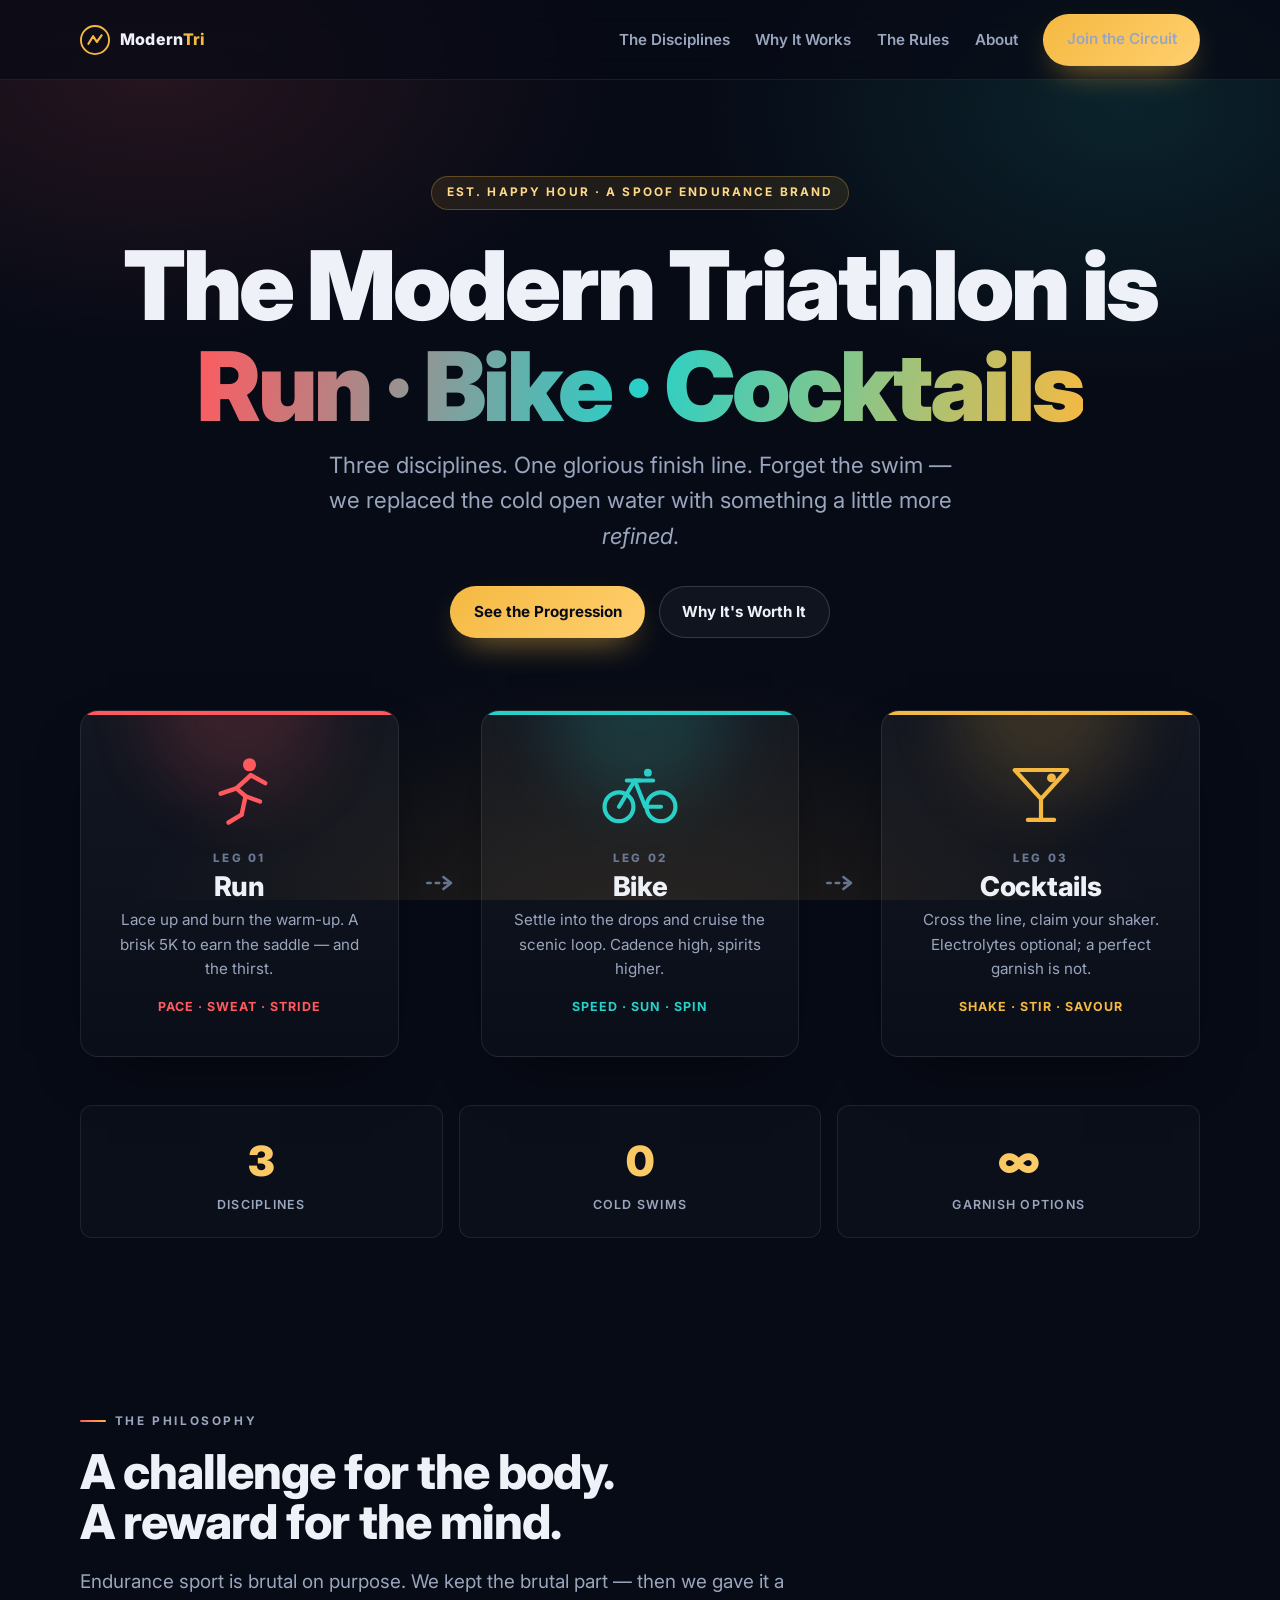
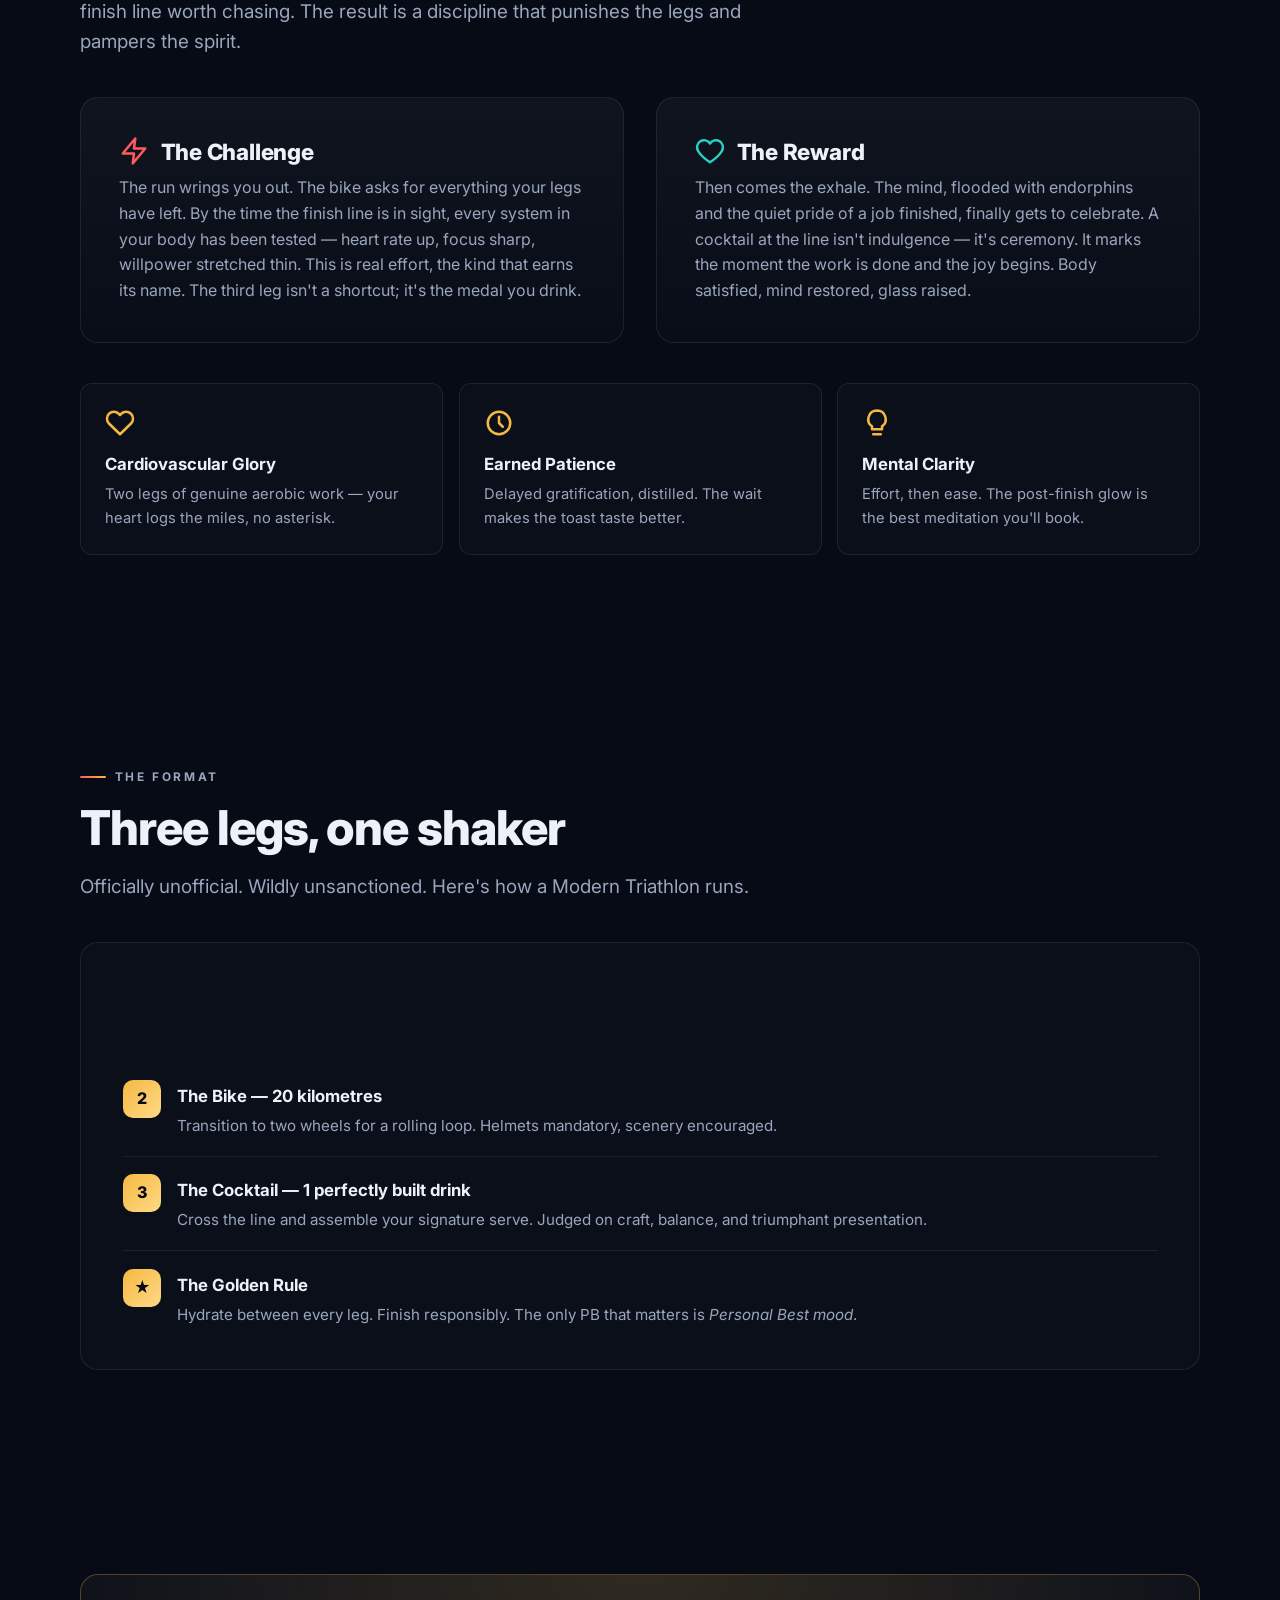
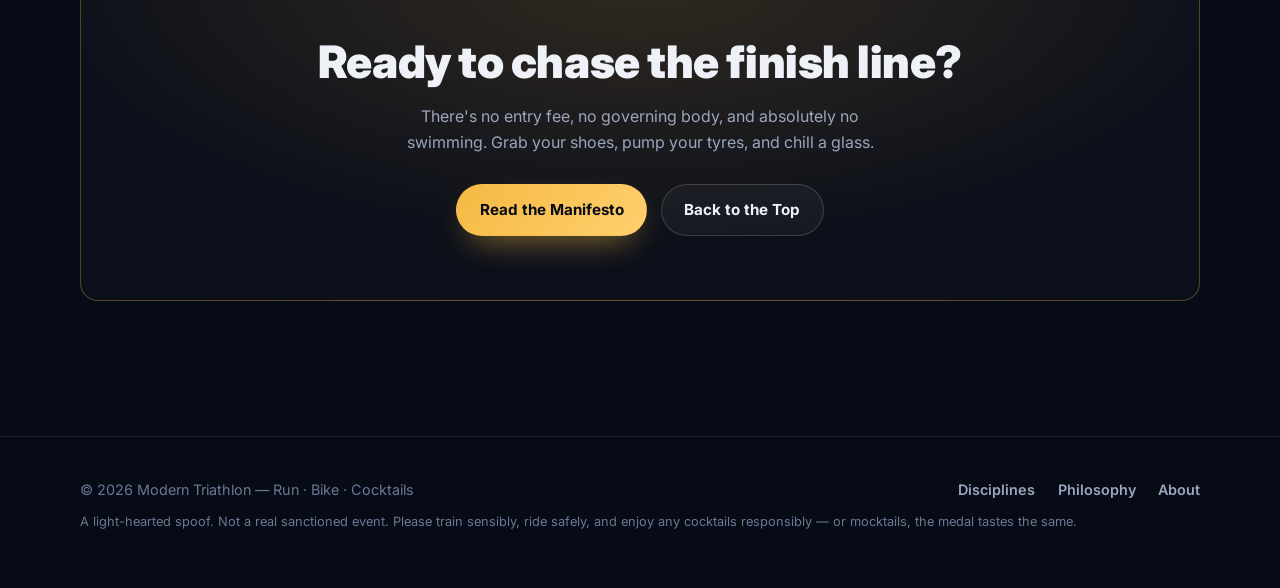
<file: index.html>
<!doctype html>
<html lang="en">
  <head>
    <meta charset="utf-8" />
    <meta name="viewport" content="width=device-width, initial-scale=1" />
    <meta name="color-scheme" content="dark" />
    <meta name="theme-color" content="#070b16" />
    <title>Modern Triathlon — Run · Bike · Cocktails</title>
    <meta
      name="description"
      content="The modern triathlon, reimagined: run, bike, cocktails. A tongue-in-cheek endurance brand celebrating the noblest progression in sport."
    />

    <!-- Open Graph -->
    <meta property="og:type" content="website" />
    <meta property="og:site_name" content="Modern Triathlon" />
    <meta property="og:title" content="Modern Triathlon — Run · Bike · Cocktails" />
    <meta
      property="og:description"
      content="Three disciplines. One glorious finish line. The modern triathlon is run, bike, cocktails."
    />
    <meta property="og:image" content="/assets/og-image.png" />
    <meta property="og:image:type" content="image/png" />
    <meta property="og:image:width" content="1200" />
    <meta property="og:image:height" content="630" />
    <meta property="og:image:alt" content="Modern Triathlon — run, bike, cocktails." />

    <!-- Twitter / X card -->
    <meta name="twitter:card" content="summary_large_image" />
    <meta name="twitter:title" content="Modern Triathlon — Run · Bike · Cocktails" />
    <meta
      name="twitter:description"
      content="Three disciplines. One glorious finish line. The modern triathlon is run, bike, cocktails."
    />
    <meta name="twitter:image" content="/assets/og-image.png" />

    <!-- Icons & PWA -->
    <link rel="icon" href="/assets/favicon.svg" type="image/svg+xml" />
    <link rel="icon" href="/assets/favicon-32.png" sizes="32x32" type="image/png" />
    <link rel="apple-touch-icon" href="/assets/apple-touch-icon.png" />
    <link rel="manifest" href="/site.webmanifest" />
    <meta name="apple-mobile-web-app-title" content="ModernTri" />
    <meta name="apple-mobile-web-app-capable" content="yes" />
    <meta name="apple-mobile-web-app-status-bar-style" content="black-translucent" />
    <meta name="mobile-web-app-capable" content="yes" />
    <link rel="preconnect" href="https://fonts.googleapis.com" />
    <link rel="preconnect" href="https://fonts.gstatic.com" crossorigin />
    <link
      href="https://fonts.googleapis.com/css2?family=Inter:wght@400;600;700;800;900&display=swap"
      rel="stylesheet"
    />
    <link rel="stylesheet" href="/assets/css/styles.css" />
    <script defer src="/assets/js/main.js"></script>
  </head>
  <body>
    <!-- ============================ Header =========================== -->
    <header class="site-header">
      <div class="wrap nav">
        <a class="brand" href="/" aria-label="Modern Triathlon home">
          <svg class="brand-mark" viewBox="0 0 32 32" fill="none" aria-hidden="true">
            <circle cx="16" cy="16" r="15" stroke="#f5b942" stroke-width="2" />
            <path
              d="M9 20 L14 12 L18 18 L23 11"
              stroke="#f5b942"
              stroke-width="2.4"
              stroke-linecap="round"
              stroke-linejoin="round"
            />
          </svg>
          <b>Modern<span>Tri</span></b>
        </a>

        <button class="nav-toggle" aria-label="Toggle menu" aria-expanded="false" aria-controls="nav-links">
          <svg viewBox="0 0 24 24" fill="none" stroke="currentColor" stroke-width="2" stroke-linecap="round">
            <line x1="3" y1="6" x2="21" y2="6" />
            <line x1="3" y1="12" x2="21" y2="12" />
            <line x1="3" y1="18" x2="21" y2="18" />
          </svg>
        </button>

        <ul class="nav-links" id="nav-links">
          <li><a href="#disciplines">The Disciplines</a></li>
          <li><a href="#why">Why It Works</a></li>
          <li><a href="#rules">The Rules</a></li>
          <li><a href="/about/">About</a></li>
          <li><a class="btn btn-primary" href="#join">Join the Circuit</a></li>
        </ul>
      </div>
    </header>

    <main>
      <!-- ============================= Hero ========================== -->
      <section class="hero wrap">
        <span class="hero-badge">Est. Happy Hour · A Spoof Endurance Brand</span>
        <h1>
          The Modern Triathlon is<br />
          <span class="grad">Run · Bike · Cocktails</span>
        </h1>
        <p class="hero-sub">
          Three disciplines. One glorious finish line. Forget the swim — we replaced
          the cold open water with something a little more <em>refined</em>.
        </p>
        <div class="hero-cta">
          <a class="btn btn-primary" href="#disciplines">See the Progression</a>
          <a class="btn btn-ghost" href="#why">Why It's Worth It</a>
        </div>

        <!-- ============ Central progression: run → bike → cocktail ===== -->
        <div class="progression reveal" id="disciplines">
          <div class="flow">
            <!-- Leg 1 — RUN -->
            <article class="leg leg--run">
              <span class="leg-icon" aria-hidden="true">
                <!-- runner -->
                <svg viewBox="0 0 64 64" fill="none" stroke="currentColor" stroke-width="3.4"
                     stroke-linecap="round" stroke-linejoin="round">
                  <circle cx="40" cy="12" r="5" fill="currentColor" stroke="none" />
                  <path d="M41 20 L30 30 L37 36 L34 50" />
                  <path d="M30 30 L18 34" />
                  <path d="M37 36 L48 40" />
                  <path d="M34 50 L24 56" />
                  <path d="M41 20 L52 26" />
                </svg>
              </span>
              <span class="leg-num">Leg 01</span>
              <h3>Run</h3>
              <p>Lace up and burn the warm-up. A brisk 5K to earn the saddle — and the thirst.</p>
              <span class="leg-meta">Pace · Sweat · Stride</span>
            </article>

            <div class="flow-arrow" aria-hidden="true">
              <svg viewBox="0 0 40 40" fill="none" stroke="currentColor" stroke-width="3" stroke-linecap="round" stroke-linejoin="round">
                <path class="dash" d="M5 20 H30" />
                <path d="M24 13 L33 20 L24 27" />
              </svg>
            </div>

            <!-- Leg 2 — BIKE -->
            <article class="leg leg--bike">
              <span class="leg-icon" aria-hidden="true">
                <!-- bicycle -->
                <svg viewBox="0 0 64 64" fill="none" stroke="currentColor" stroke-width="3.2"
                     stroke-linecap="round" stroke-linejoin="round">
                  <circle cx="16" cy="44" r="11" />
                  <circle cx="48" cy="44" r="11" />
                  <path d="M16 44 L28 24 L42 24" />
                  <path d="M28 24 L36 44 L48 44" />
                  <path d="M22 24 L32 24" />
                  <circle cx="38" cy="18" r="3" fill="currentColor" stroke="none" />
                </svg>
              </span>
              <span class="leg-num">Leg 02</span>
              <h3>Bike</h3>
              <p>Settle into the drops and cruise the scenic loop. Cadence high, spirits higher.</p>
              <span class="leg-meta">Speed · Sun · Spin</span>
            </article>

            <div class="flow-arrow" aria-hidden="true">
              <svg viewBox="0 0 40 40" fill="none" stroke="currentColor" stroke-width="3" stroke-linecap="round" stroke-linejoin="round">
                <path class="dash" d="M5 20 H30" />
                <path d="M24 13 L33 20 L24 27" />
              </svg>
            </div>

            <!-- Leg 3 — COCKTAIL -->
            <article class="leg leg--cocktail">
              <span class="leg-icon" aria-hidden="true">
                <!-- martini glass -->
                <svg viewBox="0 0 64 64" fill="none" stroke="currentColor" stroke-width="3.2"
                     stroke-linecap="round" stroke-linejoin="round">
                  <path d="M12 16 L52 16 L32 38 Z" />
                  <path d="M32 38 L32 54" />
                  <path d="M22 54 L42 54" />
                  <path d="M20 16 L44 16" />
                  <circle cx="40" cy="22" r="3.4" fill="currentColor" stroke="none" />
                </svg>
              </span>
              <span class="leg-num">Leg 03</span>
              <h3>Cocktails</h3>
              <p>Cross the line, claim your shaker. Electrolytes optional; a perfect garnish is not.</p>
              <span class="leg-meta">Shake · Stir · Savour</span>
            </article>
          </div>

          <!-- Stats strip -->
          <div class="stats">
            <div class="stat">
              <div class="stat-num">3</div>
              <div class="stat-label">Disciplines</div>
            </div>
            <div class="stat">
              <div class="stat-num">0</div>
              <div class="stat-label">Cold Swims</div>
            </div>
            <div class="stat">
              <div class="stat-num">∞</div>
              <div class="stat-label">Garnish Options</div>
            </div>
          </div>
        </div>
      </section>

      <!-- ===================== Why it works ========================= -->
      <section class="section wrap" id="why">
        <span class="eyebrow">The Philosophy</span>
        <h2 class="section-title">A challenge for the body.<br />A reward for the mind.</h2>
        <p class="lead">
          Endurance sport is brutal on purpose. We kept the brutal part — then we gave
          it a finish line worth chasing. The result is a discipline that punishes the
          legs and pampers the spirit.
        </p>

        <div class="split">
          <article class="panel panel--challenge reveal">
            <h3>
              <svg viewBox="0 0 24 24" fill="none" stroke="currentColor" stroke-width="2"
                   stroke-linecap="round" stroke-linejoin="round" aria-hidden="true">
                <path d="M13 2 L3 14 H12 L11 22 L21 10 H12 Z" />
              </svg>
              The Challenge
            </h3>
            <p>
              The run wrings you out. The bike asks for everything your legs have left.
              By the time the finish line is in sight, every system in your body has been
              tested — heart rate up, focus sharp, willpower stretched thin. This is real
              effort, the kind that earns its name. The third leg isn't a shortcut; it's
              the medal you drink.
            </p>
          </article>

          <article class="panel panel--reward reveal">
            <h3>
              <svg viewBox="0 0 24 24" fill="none" stroke="currentColor" stroke-width="2"
                   stroke-linecap="round" stroke-linejoin="round" aria-hidden="true">
                <path d="M12 21s-7-4.5-9.5-9A5 5 0 0 1 12 6a5 5 0 0 1 9.5 6c-2.5 4.5-9.5 9-9.5 9Z" />
              </svg>
              The Reward
            </h3>
            <p>
              Then comes the exhale. The mind, flooded with endorphins and the quiet pride
              of a job finished, finally gets to celebrate. A cocktail at the line isn't
              indulgence — it's ceremony. It marks the moment the work is done and the joy
              begins. Body satisfied, mind restored, glass raised.
            </p>
          </article>
        </div>

        <ul class="benefits">
          <li class="benefit reveal">
            <svg viewBox="0 0 24 24" fill="none" stroke="currentColor" stroke-width="2"
                 stroke-linecap="round" stroke-linejoin="round" aria-hidden="true">
              <path d="M20.8 4.6a5.5 5.5 0 0 0-7.8 0L12 5.6l-1-1a5.5 5.5 0 0 0-7.8 7.8l1 1L12 21l7.8-7.6 1-1a5.5 5.5 0 0 0 0-7.8Z" />
            </svg>
            <h4>Cardiovascular Glory</h4>
            <p>Two legs of genuine aerobic work — your heart logs the miles, no asterisk.</p>
          </li>
          <li class="benefit reveal">
            <svg viewBox="0 0 24 24" fill="none" stroke="currentColor" stroke-width="2"
                 stroke-linecap="round" stroke-linejoin="round" aria-hidden="true">
              <circle cx="12" cy="12" r="9" />
              <path d="M12 7v5l3 3" />
            </svg>
            <h4>Earned Patience</h4>
            <p>Delayed gratification, distilled. The wait makes the toast taste better.</p>
          </li>
          <li class="benefit reveal">
            <svg viewBox="0 0 24 24" fill="none" stroke="currentColor" stroke-width="2"
                 stroke-linecap="round" stroke-linejoin="round" aria-hidden="true">
              <path d="M12 2a7 7 0 0 0-4 12.7V17h8v-2.3A7 7 0 0 0 12 2Z" />
              <path d="M9 21h6" />
            </svg>
            <h4>Mental Clarity</h4>
            <p>Effort, then ease. The post-finish glow is the best meditation you'll book.</p>
          </li>
        </ul>
      </section>

      <!-- ======================== The Rules ========================= -->
      <section class="section wrap" id="rules">
        <span class="eyebrow">The Format</span>
        <h2 class="section-title">Three legs, one shaker</h2>
        <p class="lead">
          Officially unofficial. Wildly unsanctioned. Here's how a Modern Triathlon runs.
        </p>

        <div class="rules">
          <div class="rule reveal">
            <span class="rule-num">1</span>
            <div>
              <h4>The Run — 5 kilometres</h4>
              <p>Off the start line on foot. Trail, track, or boardwalk; just keep it honest and keep it moving.</p>
            </div>
          </div>
          <div class="rule reveal">
            <span class="rule-num">2</span>
            <div>
              <h4>The Bike — 20 kilometres</h4>
              <p>Transition to two wheels for a rolling loop. Helmets mandatory, scenery encouraged.</p>
            </div>
          </div>
          <div class="rule reveal">
            <span class="rule-num">3</span>
            <div>
              <h4>The Cocktail — 1 perfectly built drink</h4>
              <p>Cross the line and assemble your signature serve. Judged on craft, balance, and triumphant presentation.</p>
            </div>
          </div>
          <div class="rule reveal">
            <span class="rule-num">★</span>
            <div>
              <h4>The Golden Rule</h4>
              <p>Hydrate between every leg. Finish responsibly. The only PB that matters is <em>Personal Best mood</em>.</p>
            </div>
          </div>
        </div>
      </section>

      <!-- ========================== CTA ============================= -->
      <section class="section wrap" id="join">
        <div class="cta-band reveal">
          <h2>Ready to chase the finish line?</h2>
          <p>
            There's no entry fee, no governing body, and absolutely no swimming.
            Grab your shoes, pump your tyres, and chill a glass.
          </p>
          <div class="hero-cta">
            <a class="btn btn-primary" href="/about/">Read the Manifesto</a>
            <a class="btn btn-ghost" href="#disciplines">Back to the Top</a>
          </div>
        </div>
      </section>
    </main>

    <!-- ============================ Footer ========================== -->
    <footer class="site-footer">
      <div class="wrap">
        <div class="footer-inner">
          <p>© <span data-year>2026</span> Modern Triathlon — Run · Bike · Cocktails</p>
          <ul class="footer-links">
            <li><a href="#disciplines">Disciplines</a></li>
            <li><a href="#why">Philosophy</a></li>
            <li><a href="/about/">About</a></li>
          </ul>
        </div>
        <p class="disclaimer">
          A light-hearted spoof. Not a real sanctioned event. Please train sensibly,
          ride safely, and enjoy any cocktails responsibly — or mocktails, the medal tastes the same.
        </p>
      </div>
    </footer>
  </body>
</html>
</file>
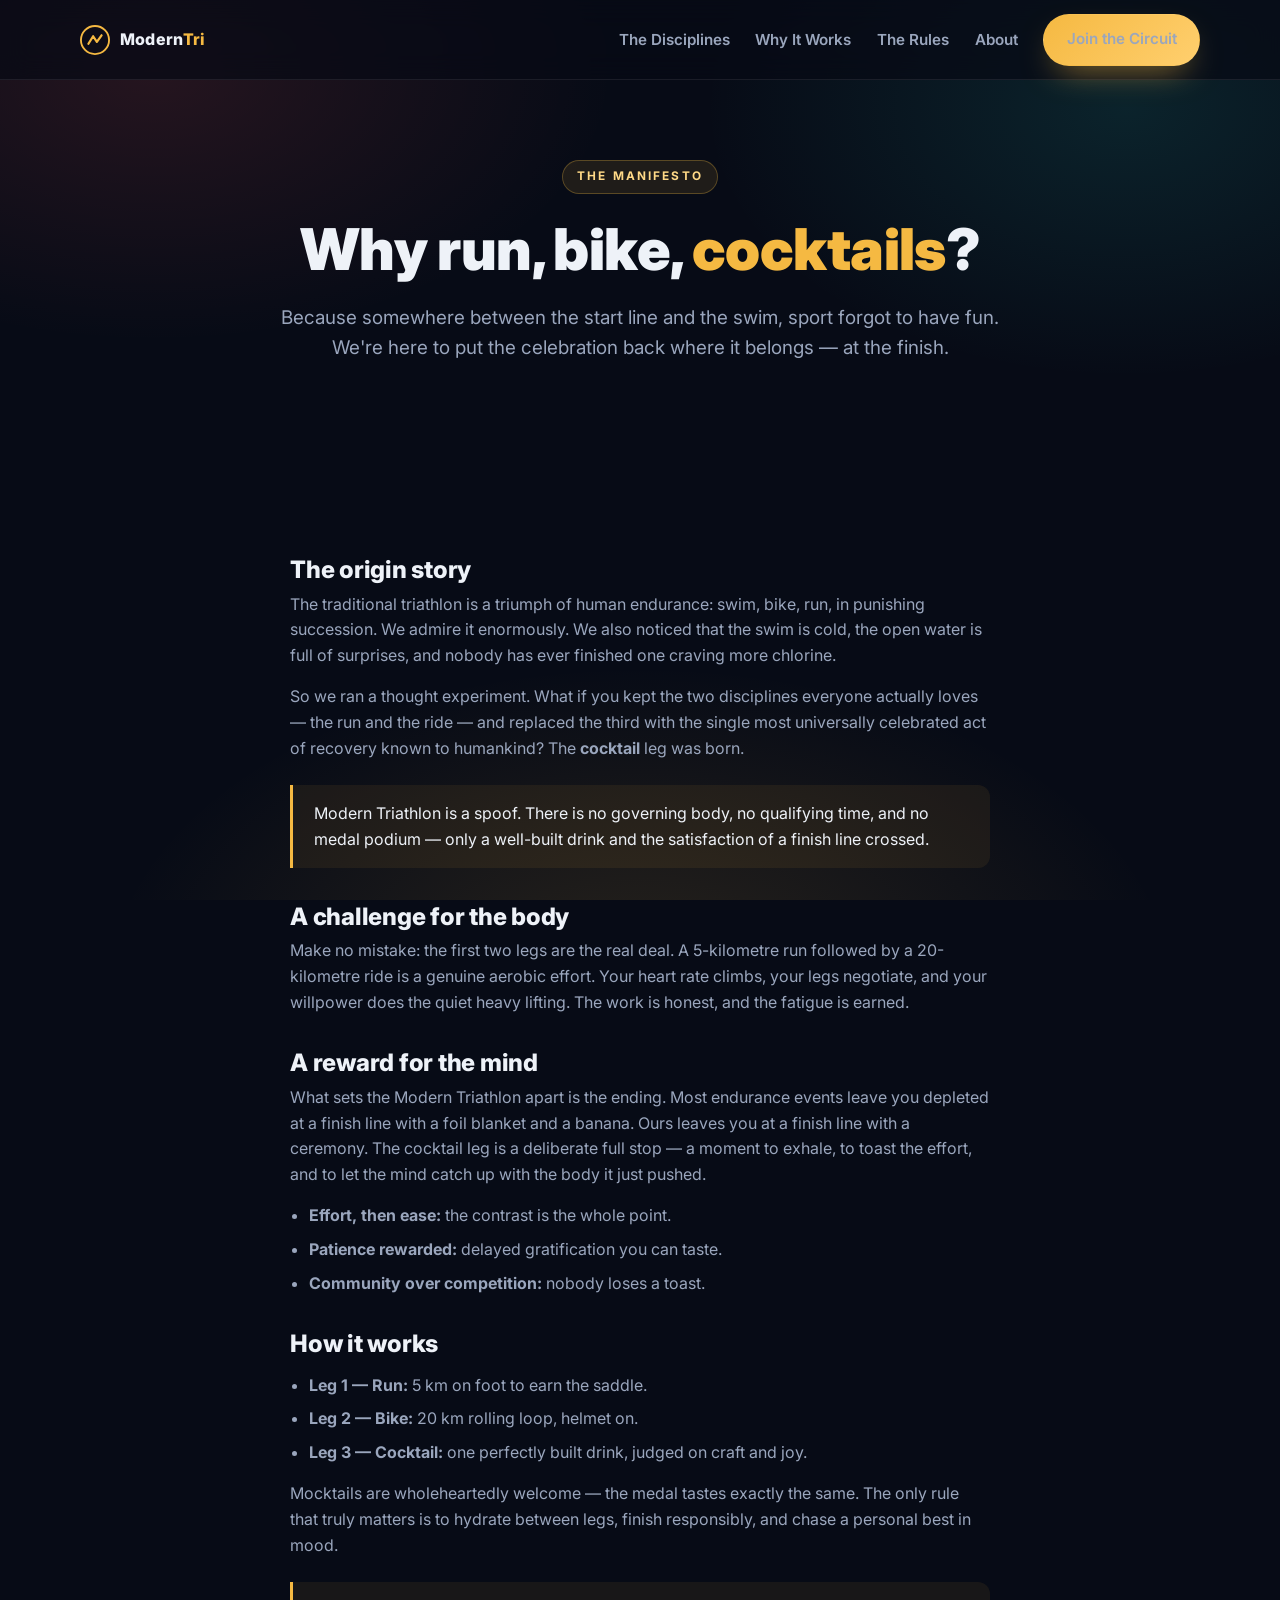
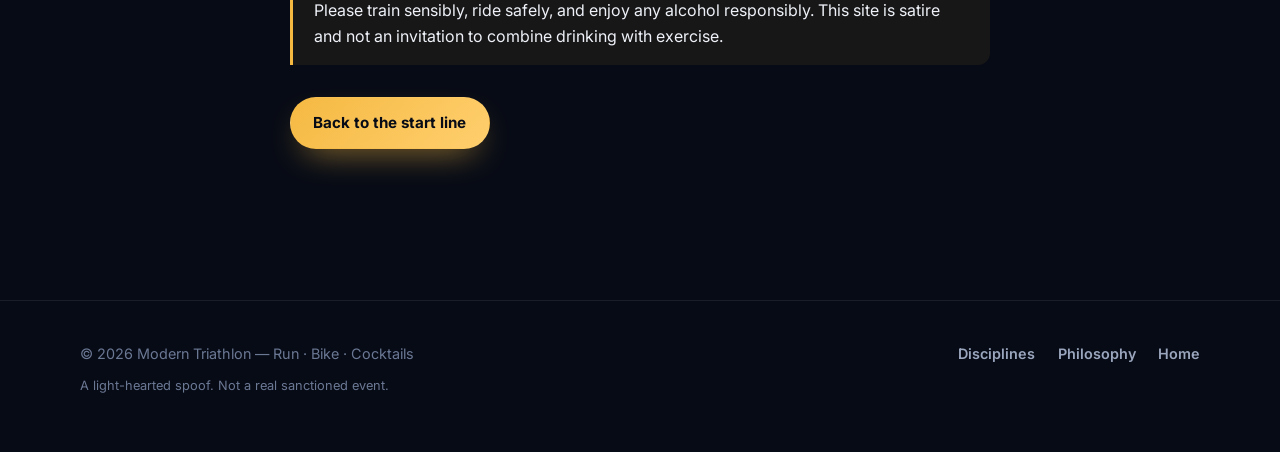
<file: about/index.html>
<!doctype html>
<html lang="en">
  <head>
    <meta charset="utf-8" />
    <meta name="viewport" content="width=device-width, initial-scale=1" />
    <meta name="color-scheme" content="dark" />
    <meta name="theme-color" content="#070b16" />
    <title>About — Modern Triathlon</title>
    <meta
      name="description"
      content="The story, philosophy, and rules behind the Modern Triathlon: run, bike, cocktails. A spoof endurance brand for the body and the mind."
    />
    <!-- Open Graph -->
    <meta property="og:type" content="website" />
    <meta property="og:site_name" content="Modern Triathlon" />
    <meta property="og:title" content="About — Modern Triathlon" />
    <meta
      property="og:description"
      content="The story, philosophy, and rules behind the Modern Triathlon: run, bike, cocktails."
    />
    <meta property="og:image" content="/assets/og-image.png" />
    <meta property="og:image:type" content="image/png" />
    <meta property="og:image:width" content="1200" />
    <meta property="og:image:height" content="630" />
    <meta property="og:image:alt" content="Modern Triathlon — run, bike, cocktails." />

    <!-- Twitter / X card -->
    <meta name="twitter:card" content="summary_large_image" />
    <meta name="twitter:title" content="About — Modern Triathlon" />
    <meta
      name="twitter:description"
      content="The story, philosophy, and rules behind the Modern Triathlon: run, bike, cocktails."
    />
    <meta name="twitter:image" content="/assets/og-image.png" />

    <!-- Icons & PWA -->
    <link rel="icon" href="/assets/favicon.svg" type="image/svg+xml" />
    <link rel="icon" href="/assets/favicon-32.png" sizes="32x32" type="image/png" />
    <link rel="apple-touch-icon" href="/assets/apple-touch-icon.png" />
    <link rel="manifest" href="/site.webmanifest" />
    <meta name="apple-mobile-web-app-title" content="ModernTri" />
    <meta name="apple-mobile-web-app-capable" content="yes" />
    <meta name="apple-mobile-web-app-status-bar-style" content="black-translucent" />
    <meta name="mobile-web-app-capable" content="yes" />
    <link rel="preconnect" href="https://fonts.googleapis.com" />
    <link rel="preconnect" href="https://fonts.gstatic.com" crossorigin />
    <link
      href="https://fonts.googleapis.com/css2?family=Inter:wght@400;600;700;800;900&display=swap"
      rel="stylesheet"
    />
    <link rel="stylesheet" href="/assets/css/styles.css" />
    <script defer src="/assets/js/main.js"></script>
  </head>
  <body>
    <!-- ============================ Header =========================== -->
    <header class="site-header">
      <div class="wrap nav">
        <a class="brand" href="/" aria-label="Modern Triathlon home">
          <svg class="brand-mark" viewBox="0 0 32 32" fill="none" aria-hidden="true">
            <circle cx="16" cy="16" r="15" stroke="#f5b942" stroke-width="2" />
            <path
              d="M9 20 L14 12 L18 18 L23 11"
              stroke="#f5b942"
              stroke-width="2.4"
              stroke-linecap="round"
              stroke-linejoin="round"
            />
          </svg>
          <b>Modern<span>Tri</span></b>
        </a>

        <button class="nav-toggle" aria-label="Toggle menu" aria-expanded="false" aria-controls="nav-links">
          <svg viewBox="0 0 24 24" fill="none" stroke="currentColor" stroke-width="2" stroke-linecap="round">
            <line x1="3" y1="6" x2="21" y2="6" />
            <line x1="3" y1="12" x2="21" y2="12" />
            <line x1="3" y1="18" x2="21" y2="18" />
          </svg>
        </button>

        <ul class="nav-links" id="nav-links">
          <li><a href="/#disciplines">The Disciplines</a></li>
          <li><a href="/#why">Why It Works</a></li>
          <li><a href="/#rules">The Rules</a></li>
          <li><a href="/about/">About</a></li>
          <li><a class="btn btn-primary" href="/#join">Join the Circuit</a></li>
        </ul>
      </div>
    </header>

    <main>
      <section class="page-hero wrap">
        <span class="hero-badge">The Manifesto</span>
        <h1>Why run, bike, <span style="color: var(--gold)">cocktails</span>?</h1>
        <p class="lead" style="margin-inline: auto">
          Because somewhere between the start line and the swim, sport forgot to have fun.
          We're here to put the celebration back where it belongs — at the finish.
        </p>
      </section>

      <section class="section wrap">
        <div class="prose">
          <h2>The origin story</h2>
          <p>
            The traditional triathlon is a triumph of human endurance: swim, bike, run,
            in punishing succession. We admire it enormously. We also noticed that the
            swim is cold, the open water is full of surprises, and nobody has ever
            finished one craving more chlorine.
          </p>
          <p>
            So we ran a thought experiment. What if you kept the two disciplines everyone
            actually loves — the run and the ride — and replaced the third with the single
            most universally celebrated act of recovery known to humankind? The
            <strong>cocktail</strong> leg was born.
          </p>

          <div class="callout">
            Modern Triathlon is a spoof. There is no governing body, no qualifying time,
            and no medal podium — only a well-built drink and the satisfaction of a
            finish line crossed.
          </div>

          <h2>A challenge for the body</h2>
          <p>
            Make no mistake: the first two legs are the real deal. A 5-kilometre run
            followed by a 20-kilometre ride is a genuine aerobic effort. Your heart rate
            climbs, your legs negotiate, and your willpower does the quiet heavy lifting.
            The work is honest, and the fatigue is earned.
          </p>

          <h2>A reward for the mind</h2>
          <p>
            What sets the Modern Triathlon apart is the ending. Most endurance events
            leave you depleted at a finish line with a foil blanket and a banana. Ours
            leaves you at a finish line with a ceremony. The cocktail leg is a deliberate
            full stop — a moment to exhale, to toast the effort, and to let the mind catch
            up with the body it just pushed.
          </p>
          <ul>
            <li><strong>Effort, then ease:</strong> the contrast is the whole point.</li>
            <li><strong>Patience rewarded:</strong> delayed gratification you can taste.</li>
            <li><strong>Community over competition:</strong> nobody loses a toast.</li>
          </ul>

          <h2>How it works</h2>
          <ul>
            <li><strong>Leg 1 — Run:</strong> 5 km on foot to earn the saddle.</li>
            <li><strong>Leg 2 — Bike:</strong> 20 km rolling loop, helmet on.</li>
            <li><strong>Leg 3 — Cocktail:</strong> one perfectly built drink, judged on craft and joy.</li>
          </ul>
          <p>
            Mocktails are wholeheartedly welcome — the medal tastes exactly the same. The
            only rule that truly matters is to hydrate between legs, finish responsibly,
            and chase a personal best in mood.
          </p>

          <div class="callout">
            Please train sensibly, ride safely, and enjoy any alcohol responsibly. This
            site is satire and not an invitation to combine drinking with exercise.
          </div>

          <p style="margin-top: 2rem">
            <a class="btn btn-primary" href="/#join">Back to the start line</a>
          </p>
        </div>
      </section>
    </main>

    <!-- ============================ Footer ========================== -->
    <footer class="site-footer">
      <div class="wrap">
        <div class="footer-inner">
          <p>© <span data-year>2026</span> Modern Triathlon — Run · Bike · Cocktails</p>
          <ul class="footer-links">
            <li><a href="/#disciplines">Disciplines</a></li>
            <li><a href="/#why">Philosophy</a></li>
            <li><a href="/">Home</a></li>
          </ul>
        </div>
        <p class="disclaimer">
          A light-hearted spoof. Not a real sanctioned event.
        </p>
      </div>
    </footer>
  </body>
</html>
</file>
<file: assets/css/styles.css>
/* =========================================================================
   Modern Triathlon — run · bike · cocktails
   A spoof endurance brand. Elegant, sports-minded design system.
   No framework. Plain CSS with custom properties.
   ========================================================================= */

/* ------------------------------- Tokens -------------------------------- */
:root {
  color-scheme: dark;

  /* Brand palette */
  --navy-900: #070b16;
  --navy-800: #0b1020;
  --navy-700: #111a30;
  --navy-600: #1a2540;
  --line: rgba(255, 255, 255, 0.08);
  --line-strong: rgba(255, 255, 255, 0.16);

  --ink: #eef2f8;
  --muted: #9aa6bd;
  --faint: #6b7894;

  /* Discipline accents */
  --run: #ff5a5f;     /* energy / coral red   */
  --bike: #28d0c8;    /* motion / teal        */
  --cocktail: #f5b942;/* reward / warm gold   */

  --gold: #f5b942;
  --gold-soft: #ffd987;

  /* Effects */
  --radius: 18px;
  --radius-sm: 12px;
  --shadow: 0 24px 60px -28px rgba(0, 0, 0, 0.75);
  --ring: 0 0 0 1px var(--line);

  /* Type */
  --font-sans: "Inter", system-ui, -apple-system, "Segoe UI", Roboto, sans-serif;
  --font-display: "Bebas Neue", "Archivo Black", var(--font-sans);

  --maxw: 1120px;
  --ease: cubic-bezier(0.22, 1, 0.36, 1);
}

/* ----------------------------- Base reset ------------------------------ */
*,
*::before,
*::after {
  box-sizing: border-box;
}

html {
  scroll-behavior: smooth;
}

@media (prefers-reduced-motion: reduce) {
  html {
    scroll-behavior: auto;
  }
}

body {
  margin: 0;
  font-family: var(--font-sans);
  background: var(--navy-900);
  color: var(--ink);
  line-height: 1.6;
  -webkit-font-smoothing: antialiased;
  text-rendering: optimizeLegibility;
  overflow-x: hidden;
}

/* Ambient background glow */
body::before {
  content: "";
  position: fixed;
  inset: 0;
  z-index: -1;
  background:
    radial-gradient(60% 50% at 12% 8%, rgba(255, 90, 95, 0.12), transparent 60%),
    radial-gradient(55% 50% at 88% 12%, rgba(40, 208, 200, 0.12), transparent 60%),
    radial-gradient(70% 60% at 50% 110%, rgba(245, 185, 66, 0.14), transparent 60%),
    var(--navy-900);
}

img,
svg {
  display: block;
  max-width: 100%;
}

a {
  color: var(--gold-soft);
  text-decoration: none;
  transition: color 0.2s var(--ease);
}

a:hover {
  color: var(--gold);
}

h1,
h2,
h3 {
  line-height: 1.05;
  margin: 0 0 0.4em;
  letter-spacing: -0.01em;
}

p {
  margin: 0 0 1rem;
}

::selection {
  background: var(--gold);
  color: var(--navy-900);
}

/* ------------------------------ Layout --------------------------------- */
.wrap {
  width: min(100% - 2.5rem, var(--maxw));
  margin-inline: auto;
}

.section {
  padding: clamp(3.5rem, 8vw, 7rem) 0;
}

.eyebrow {
  display: inline-flex;
  align-items: center;
  gap: 0.55rem;
  font-size: 0.74rem;
  font-weight: 700;
  letter-spacing: 0.22em;
  text-transform: uppercase;
  color: var(--muted);
  margin-bottom: 1rem;
}

.eyebrow::before {
  content: "";
  width: 26px;
  height: 2px;
  background: linear-gradient(90deg, var(--run), var(--cocktail));
  border-radius: 2px;
}

.section-title {
  font-size: clamp(1.9rem, 4.5vw, 3rem);
  font-weight: 800;
  letter-spacing: -0.02em;
}

.lead {
  color: var(--muted);
  font-size: clamp(1rem, 2.2vw, 1.18rem);
  max-width: 60ch;
}

/* ------------------------------ Header --------------------------------- */
.site-header {
  position: sticky;
  top: 0;
  z-index: 50;
  backdrop-filter: blur(14px);
  background: rgba(7, 11, 22, 0.72);
  border-bottom: 1px solid var(--line);
}

.nav {
  display: flex;
  align-items: center;
  justify-content: space-between;
  gap: 1rem;
  padding: 0.85rem 0;
}

.brand {
  display: inline-flex;
  align-items: center;
  gap: 0.6rem;
  font-weight: 800;
  letter-spacing: 0.02em;
  color: var(--ink);
}

.brand:hover {
  color: var(--ink);
}

.brand-mark {
  width: 30px;
  height: 30px;
  flex: none;
}

.brand b {
  font-weight: 800;
}

.brand span {
  color: var(--gold);
}

.nav-links {
  display: flex;
  align-items: center;
  gap: 1.6rem;
  list-style: none;
  margin: 0;
  padding: 0;
}

.nav-links a {
  color: var(--muted);
  font-weight: 600;
  font-size: 0.95rem;
}

.nav-links a:hover {
  color: var(--ink);
}

.nav-toggle {
  display: none;
  background: none;
  border: 0;
  width: 42px;
  height: 42px;
  cursor: pointer;
  color: var(--ink);
}

.nav-toggle svg {
  width: 26px;
  height: 26px;
  margin: auto;
}

/* --------------------------- Buttons ----------------------------------- */
.btn {
  display: inline-flex;
  align-items: center;
  gap: 0.55rem;
  font-weight: 700;
  font-size: 0.95rem;
  padding: 0.8rem 1.4rem;
  border-radius: 999px;
  border: 1px solid transparent;
  cursor: pointer;
  transition: transform 0.2s var(--ease), box-shadow 0.2s var(--ease),
    background 0.2s var(--ease), border-color 0.2s var(--ease), color 0.2s;
  white-space: nowrap;
}

.btn-primary {
  background: linear-gradient(135deg, var(--gold), #ffcf6e);
  color: var(--navy-900);
  box-shadow: 0 14px 34px -14px rgba(245, 185, 66, 0.7);
}

.btn-primary:hover {
  color: var(--navy-900);
  transform: translateY(-2px);
  box-shadow: 0 20px 44px -14px rgba(245, 185, 66, 0.85);
}

.btn-ghost {
  background: rgba(255, 255, 255, 0.04);
  border-color: var(--line-strong);
  color: var(--ink);
}

.btn-ghost:hover {
  color: var(--ink);
  border-color: var(--gold);
  transform: translateY(-2px);
}

/* ------------------------------- Hero ---------------------------------- */
.hero {
  position: relative;
  padding: clamp(3rem, 8vw, 6rem) 0 clamp(2.5rem, 6vw, 4rem);
  text-align: center;
}

.hero-badge {
  display: inline-flex;
  align-items: center;
  gap: 0.5rem;
  padding: 0.4rem 0.9rem;
  font-size: 0.74rem;
  font-weight: 700;
  letter-spacing: 0.18em;
  text-transform: uppercase;
  color: var(--gold-soft);
  background: rgba(245, 185, 66, 0.1);
  border: 1px solid rgba(245, 185, 66, 0.28);
  border-radius: 999px;
  margin-bottom: 1.6rem;
}

.hero h1 {
  font-size: clamp(2.6rem, 9vw, 6rem);
  font-weight: 900;
  letter-spacing: -0.03em;
  margin-bottom: 0.6rem;
}

.hero h1 .grad {
  background: linear-gradient(100deg, var(--run) 0%, var(--bike) 50%, var(--cocktail) 100%);
  -webkit-background-clip: text;
  background-clip: text;
  -webkit-text-fill-color: transparent;
  color: transparent;
}

.hero-sub {
  color: var(--muted);
  font-size: clamp(1.05rem, 2.6vw, 1.4rem);
  max-width: 46ch;
  margin: 0 auto 2rem;
}

.hero-cta {
  display: flex;
  gap: 0.85rem;
  justify-content: center;
  flex-wrap: wrap;
}

/* ----------------- Central progression: run → bike → cocktail ---------- */
.progression {
  margin-top: clamp(2.5rem, 7vw, 4.5rem);
}

.flow {
  display: grid;
  grid-template-columns: 1fr auto 1fr auto 1fr;
  align-items: stretch;
  gap: clamp(0.5rem, 2vw, 1.5rem);
}

.leg {
  position: relative;
  display: flex;
  flex-direction: column;
  align-items: center;
  text-align: center;
  padding: clamp(1.5rem, 3vw, 2.4rem) clamp(1rem, 2vw, 1.6rem);
  background: linear-gradient(180deg, rgba(255, 255, 255, 0.05), rgba(255, 255, 255, 0.015));
  border: 1px solid var(--line);
  border-radius: var(--radius);
  box-shadow: var(--shadow);
  overflow: hidden;
}

.leg::before {
  content: "";
  position: absolute;
  inset: 0 0 auto 0;
  height: 4px;
  background: var(--leg-color);
}

.leg::after {
  content: "";
  position: absolute;
  width: 180px;
  height: 180px;
  top: -90px;
  border-radius: 50%;
  background: var(--leg-color);
  opacity: 0.16;
  filter: blur(34px);
}

.leg--run {
  --leg-color: var(--run);
}

.leg--bike {
  --leg-color: var(--bike);
}

.leg--cocktail {
  --leg-color: var(--cocktail);
}

.leg-icon {
  width: clamp(56px, 11vw, 84px);
  height: clamp(56px, 11vw, 84px);
  color: var(--leg-color);
  margin-bottom: 1rem;
  position: relative;
}

.leg-num {
  font-size: 0.72rem;
  font-weight: 800;
  letter-spacing: 0.2em;
  color: var(--faint);
  text-transform: uppercase;
}

.leg h3 {
  font-size: clamp(1.3rem, 3.4vw, 1.7rem);
  font-weight: 800;
  margin: 0.35rem 0 0.4rem;
}

.leg p {
  color: var(--muted);
  font-size: 0.95rem;
  margin: 0;
}

.leg-meta {
  margin-top: 1rem;
  font-size: 0.78rem;
  font-weight: 700;
  letter-spacing: 0.08em;
  text-transform: uppercase;
  color: var(--leg-color);
}

.flow-arrow {
  display: flex;
  align-items: center;
  justify-content: center;
  color: var(--faint);
}

.flow-arrow svg {
  width: 34px;
  height: 34px;
}

/* Animated dash on the connecting arrow */
.flow-arrow .dash {
  stroke-dasharray: 4 6;
  animation: flow 1.4s linear infinite;
}

@keyframes flow {
  to {
    stroke-dashoffset: -20;
  }
}

@media (prefers-reduced-motion: reduce) {
  .flow-arrow .dash {
    animation: none;
  }
}

/* --------------------------- Stats strip ------------------------------- */
.stats {
  display: grid;
  grid-template-columns: repeat(3, 1fr);
  gap: 1rem;
  margin-top: clamp(2rem, 5vw, 3rem);
}

.stat {
  text-align: center;
  padding: 1.4rem 1rem;
  border: 1px solid var(--line);
  border-radius: var(--radius-sm);
  background: rgba(255, 255, 255, 0.02);
}

.stat-num {
  font-size: clamp(1.8rem, 5vw, 2.6rem);
  font-weight: 900;
  letter-spacing: -0.02em;
  background: linear-gradient(120deg, var(--gold), var(--gold-soft));
  -webkit-background-clip: text;
  background-clip: text;
  -webkit-text-fill-color: transparent;
  color: transparent;
}

.stat-label {
  font-size: 0.78rem;
  font-weight: 600;
  letter-spacing: 0.1em;
  text-transform: uppercase;
  color: var(--muted);
}

/* ----------------- Challenge & reward (body + mind) -------------------- */
.split {
  display: grid;
  grid-template-columns: repeat(2, 1fr);
  gap: clamp(1.2rem, 3vw, 2rem);
  margin-top: 2.5rem;
}

.panel {
  position: relative;
  padding: clamp(1.6rem, 3.5vw, 2.4rem);
  border: 1px solid var(--line);
  border-radius: var(--radius);
  background: linear-gradient(180deg, rgba(255, 255, 255, 0.04), rgba(255, 255, 255, 0.01));
}

.panel h3 {
  font-size: 1.4rem;
  font-weight: 800;
  display: flex;
  align-items: center;
  gap: 0.7rem;
}

.panel h3 svg {
  width: 30px;
  height: 30px;
  flex: none;
}

.panel--challenge h3 svg {
  color: var(--run);
}

.panel--reward h3 svg {
  color: var(--bike);
}

.panel p {
  color: var(--muted);
  margin-bottom: 0;
}

.benefits {
  list-style: none;
  margin: 2.5rem 0 0;
  padding: 0;
  display: grid;
  grid-template-columns: repeat(3, 1fr);
  gap: 1rem;
}

.benefit {
  padding: 1.5rem;
  border: 1px solid var(--line);
  border-radius: var(--radius-sm);
  background: rgba(255, 255, 255, 0.02);
}

.benefit svg {
  width: 30px;
  height: 30px;
  color: var(--gold);
  margin-bottom: 0.8rem;
}

.benefit h4 {
  margin: 0 0 0.35rem;
  font-size: 1.05rem;
  font-weight: 700;
}

.benefit p {
  margin: 0;
  color: var(--muted);
  font-size: 0.92rem;
}

/* ------------------------------ Rules ---------------------------------- */
.rules {
  border: 1px solid var(--line);
  border-radius: var(--radius);
  background: rgba(255, 255, 255, 0.02);
  padding: clamp(1.6rem, 4vw, 2.6rem);
  margin-top: 2.5rem;
  display: grid;
  gap: 1.1rem;
}

.rule {
  display: flex;
  gap: 1rem;
  align-items: flex-start;
  padding-bottom: 1.1rem;
  border-bottom: 1px solid var(--line);
}

.rules .rule:last-child {
  padding-bottom: 0;
  border-bottom: 0;
}

.rule-num {
  flex: none;
  width: 38px;
  height: 38px;
  display: grid;
  place-items: center;
  border-radius: 10px;
  font-weight: 800;
  color: var(--navy-900);
  background: linear-gradient(135deg, var(--gold), var(--gold-soft));
}

.rule h4 {
  margin: 0.2rem 0 0.25rem;
  font-size: 1.05rem;
}

.rule p {
  margin: 0;
  color: var(--muted);
  font-size: 0.95rem;
}

/* ------------------------------- CTA ----------------------------------- */
.cta-band {
  text-align: center;
  border: 1px solid rgba(245, 185, 66, 0.3);
  border-radius: var(--radius);
  padding: clamp(2.4rem, 6vw, 4rem);
  background:
    radial-gradient(80% 120% at 50% 0%, rgba(245, 185, 66, 0.16), transparent 70%),
    rgba(255, 255, 255, 0.02);
}

.cta-band h2 {
  font-size: clamp(1.8rem, 5vw, 2.8rem);
  font-weight: 900;
}

.cta-band p {
  color: var(--muted);
  max-width: 50ch;
  margin: 0 auto 1.8rem;
}

/* ------------------------------ Footer --------------------------------- */
.site-footer {
  border-top: 1px solid var(--line);
  padding: 2.5rem 0;
  margin-top: 2rem;
}

.footer-inner {
  display: flex;
  align-items: center;
  justify-content: space-between;
  flex-wrap: wrap;
  gap: 1rem;
}

.footer-inner p {
  margin: 0;
  color: var(--faint);
  font-size: 0.9rem;
}

.footer-links {
  display: flex;
  gap: 1.4rem;
  list-style: none;
  margin: 0;
  padding: 0;
}

.footer-links a {
  color: var(--muted);
  font-size: 0.9rem;
  font-weight: 600;
}

.disclaimer {
  margin-top: 0.6rem;
  font-size: 0.8rem;
  color: var(--faint);
}

/* --------------------------- About page -------------------------------- */
.page-hero {
  padding: clamp(3rem, 7vw, 5rem) 0 clamp(1.5rem, 4vw, 2.5rem);
  text-align: center;
}

.page-hero h1 {
  font-size: clamp(2.2rem, 6vw, 3.6rem);
  font-weight: 900;
}

.prose {
  max-width: 70ch;
  margin-inline: auto;
}

.prose h2 {
  font-size: 1.5rem;
  font-weight: 800;
  margin-top: 2.2rem;
}

.prose p {
  color: var(--muted);
}

.prose ul {
  color: var(--muted);
  padding-left: 1.2rem;
}

.prose li {
  margin-bottom: 0.5rem;
}

.callout {
  border-left: 3px solid var(--gold);
  background: rgba(245, 185, 66, 0.07);
  padding: 1rem 1.3rem;
  border-radius: 0 var(--radius-sm) var(--radius-sm) 0;
  color: var(--ink);
  margin: 1.5rem 0;
}

/* --------------------------- Reveal anim ------------------------------- */
.reveal {
  opacity: 0;
  transform: translateY(22px);
  transition: opacity 0.7s var(--ease), transform 0.7s var(--ease);
  will-change: opacity, transform;
}

.reveal.is-visible {
  opacity: 1;
  transform: none;
}

@media (prefers-reduced-motion: reduce) {
  .reveal {
    opacity: 1;
    transform: none;
    transition: none;
  }
}

/* ----------------------------- Responsive ------------------------------ */
@media (max-width: 860px) {
  .flow {
    grid-template-columns: 1fr;
  }

  .flow-arrow {
    transform: rotate(90deg);
    padding: 0.3rem 0;
  }

  .split,
  .benefits {
    grid-template-columns: 1fr;
  }
}

@media (max-width: 680px) {
  .nav-toggle {
    display: flex;
  }

  .nav-links {
    position: absolute;
    top: 100%;
    left: 0;
    right: 0;
    flex-direction: column;
    align-items: stretch;
    gap: 0;
    background: var(--navy-800);
    border-bottom: 1px solid var(--line);
    padding: 0.5rem 0;
    transform: translateY(-8px);
    opacity: 0;
    pointer-events: none;
    transition: opacity 0.2s var(--ease), transform 0.2s var(--ease);
  }

  .nav-links.open {
    transform: none;
    opacity: 1;
    pointer-events: auto;
  }

  .nav-links li {
    border-top: 1px solid var(--line);
  }

  .nav-links a {
    display: block;
    padding: 0.9rem 1.25rem;
  }

  .nav-links .btn {
    margin: 0.6rem 1.25rem;
  }

  .stats {
    grid-template-columns: 1fr;
  }
}
</file>
